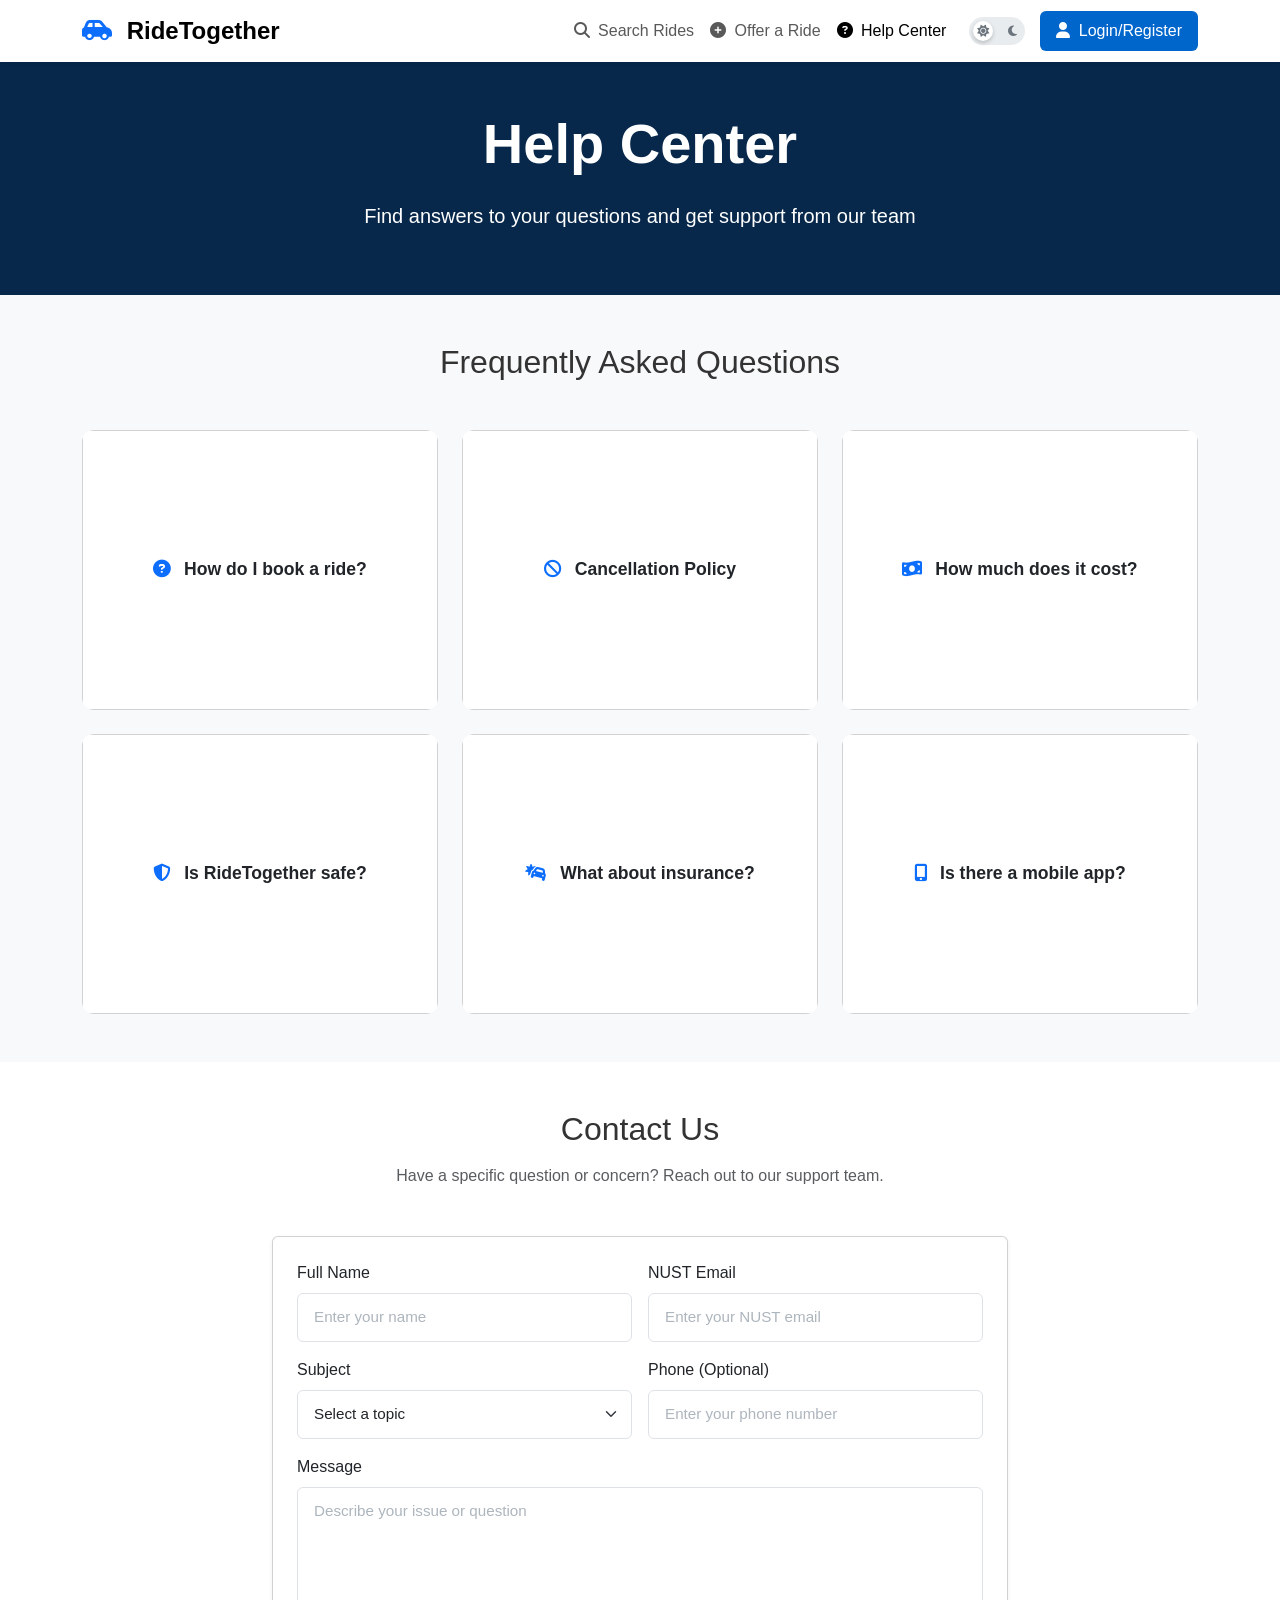
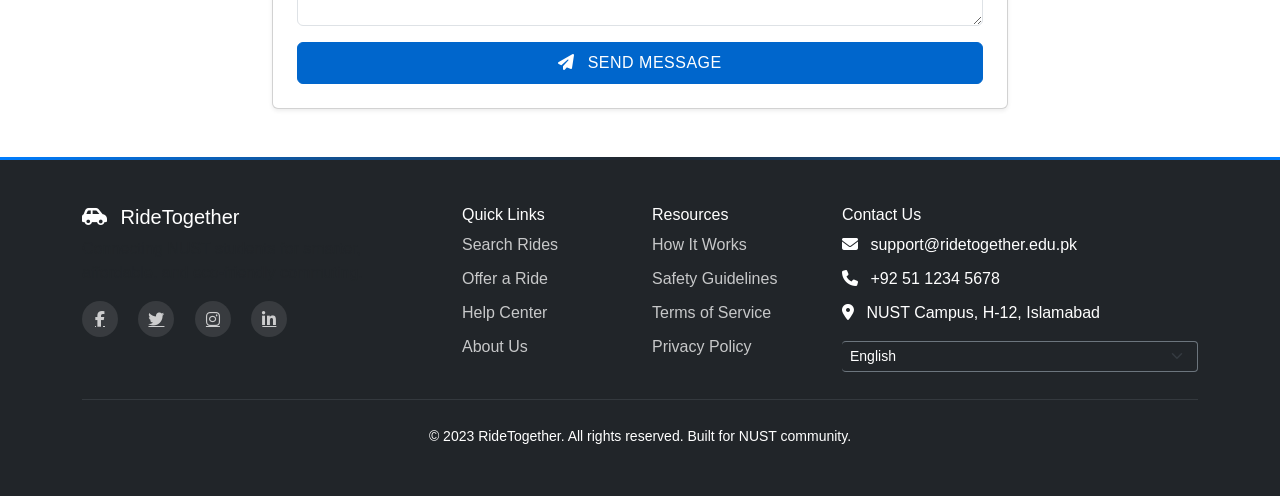
<file: HTML/help_center.html>
<!DOCTYPE html>
<html lang="en">
  <head>
    <meta charset="UTF-8" />
    <meta name="viewport" content="width=device-width, initial-scale=1.0" />
    <title>Help Center - RideTogether</title>
    <!-- Bootstrap CSS -->
    <link
      href="https://cdn.jsdelivr.net/npm/bootstrap@5.3.0-alpha1/dist/css/bootstrap.min.css"
      rel="stylesheet"
    />
    <!-- Font Awesome -->
    <link
      rel="stylesheet"
      href="https://cdnjs.cloudflare.com/ajax/libs/font-awesome/6.4.0/css/all.min.css"
    />
    <!-- Custom CSS -->
    <link rel="stylesheet" href="../CSS/styles.css" />
    <!-- Add AOS library and GSAP for advanced animations -->
    <link href="https://unpkg.com/aos@2.3.1/dist/aos.css" rel="stylesheet" />
    <script src="https://unpkg.com/aos@2.3.1/dist/aos.js"></script>
    <script src="https://cdnjs.cloudflare.com/ajax/libs/gsap/3.11.4/gsap.min.js"></script>
  </head>
  <body>
    <!-- Navigation Bar -->
    <nav
      class="navbar navbar-expand-lg navbar-light bg-white shadow-sm sticky-top fade-in"
    >
      <div class="container">
        <a class="navbar-brand" href="index.html">
          <i class="fas fa-car-side text-primary me-2"></i>
          <strong>RideTogether</strong>
        </a>
        <button
          class="navbar-toggler"
          type="button"
          data-bs-toggle="collapse"
          data-bs-target="#navbarNav"
        >
          <span class="navbar-toggler-icon"></span>
        </button>
        <div class="collapse navbar-collapse" id="navbarNav">
          <ul class="navbar-nav ms-auto">
            <li class="nav-item">
              <a class="nav-link" href="RideSearch.html"
                ><i class="fas fa-search me-1"></i> Search Rides</a
              >
            </li>
            <li class="nav-item">
              <a class="nav-link" href="RidePosting.html"
                ><i class="fas fa-plus-circle me-1"></i> Offer a Ride</a
              >
            </li>
            <li class="nav-item">
              <a class="nav-link active" href="help_center.html"
                ><i class="fas fa-question-circle me-1"></i> Help Center</a
              >
            </li>
            <li class="nav-item">
              <button id="darkModeToggle" class="btn">
                <div class="toggle-icons">
                  <i class="fas fa-sun"></i>
                  <i class="fas fa-moon"></i>
                </div>
              </button>
            </li>
            <li class="nav-item">
              <a
                class="nav-link btn btn-primary text-white px-3"
                href="login.html"
                ><i class="fas fa-user me-1"></i> Login/Register</a
              >
            </li>
          </ul>
        </div>
      </div>
    </nav>

    <!-- Help Center Header -->
    <section class="py-5 text-white hero-section">
      <div class="container">
        <div class="row justify-content-center text-center">
          <div class="col-lg-8">
            <h1 class="display-4 fw-bold mb-4" data-aos="fade-up">
              Help Center
            </h1>
            <p class="lead" data-aos="fade-up" data-aos-delay="200">
              Find answers to your questions and get support from our team
            </p>
          </div>
        </div>
      </div>
    </section>

    <!-- FAQ Section with flip cards -->
    <section class="py-5 bg-light">
      <div class="container">
        <h2 class="text-center mb-5" data-aos="fade-up">
          Frequently Asked Questions
        </h2>

        <div class="row g-4 mb-4">
          <div class="col-lg-4">
            <div class="flip-card" data-aos="flip-left" data-aos-delay="100">
              <div class="flip-card-inner">
                <div class="flip-card-front">
                  <div class="card h-100">
                    <div
                      class="card-body d-flex flex-column align-items-center justify-content-center text-center"
                    >
                      <h5 class="card-title mb-0">
                        <i class="fas fa-question-circle text-primary me-2"></i>
                        How do I book a ride?
                      </h5>
                    </div>
                  </div>
                </div>
                <div class="flip-card-back">
                  <div class="card h-100">
                    <div class="card-body">
                      <h5 class="card-title">Booking Steps</h5>
                      <ol class="text-muted small">
                        <li>Enter your route details and search</li>
                        <li>Browse available rides matching your criteria</li>
                        <li>Select a ride and send a booking request</li>
                        <li>
                          Wait for driver confirmation (usually within 24 hours)
                        </li>
                        <li>
                          Once confirmed, you'll get contact details and meeting
                          point
                        </li>
                      </ol>
                      <a href="#" class="btn btn-sm btn-primary mt-2"
                        >Learn More</a
                      >
                    </div>
                  </div>
                </div>
              </div>
            </div>
          </div>

          <div class="col-lg-4">
            <div class="flip-card" data-aos="flip-left" data-aos-delay="200">
              <div class="flip-card-inner">
                <div class="flip-card-front">
                  <div class="card h-100">
                    <div
                      class="card-body d-flex flex-column align-items-center justify-content-center text-center"
                    >
                      <h5 class="card-title mb-0">
                        <i class="fas fa-ban text-primary me-2"></i>
                        Cancellation Policy
                      </h5>
                    </div>
                  </div>
                </div>
                <div class="flip-card-back">
                  <div class="card h-100">
                    <div class="card-body">
                      <h5 class="card-title">Cancellation Policy</h5>
                      <p class="text-muted">
                        Free cancellations up to 3 hours before departure.
                        Last-minute cancellations may result in a small fee to
                        compensate the driver for lost opportunity.
                      </p>
                      <a href="#" class="btn btn-sm btn-primary mt-2"
                        >Learn More</a
                      >
                    </div>
                  </div>
                </div>
              </div>
            </div>
          </div>

          <div class="col-lg-4">
            <div class="flip-card" data-aos="flip-left" data-aos-delay="300">
              <div class="flip-card-inner">
                <div class="flip-card-front">
                  <div class="card h-100">
                    <div
                      class="card-body d-flex flex-column align-items-center justify-content-center text-center"
                    >
                      <h5 class="card-title mb-0">
                        <i class="fas fa-money-bill-wave text-primary me-2"></i>
                        How much does it cost?
                      </h5>
                    </div>
                  </div>
                </div>
                <div class="flip-card-back">
                  <div class="card h-100">
                    <div class="card-body">
                      <h5 class="card-title">Cost Information</h5>
                      <p class="text-muted">
                        Prices are set by drivers but average 50-75% less than
                        taxis. Most rides within Islamabad/Rawalpindi range from
                        Rs. 200-400 depending on distance.
                      </p>
                      <a href="#" class="btn btn-sm btn-primary mt-2"
                        >Learn More</a
                      >
                    </div>
                  </div>
                </div>
              </div>
            </div>
          </div>
        </div>

        <div class="row g-4">
          <div class="col-lg-4">
            <div class="flip-card" data-aos="flip-left" data-aos-delay="400">
              <div class="flip-card-inner">
                <div class="flip-card-front">
                  <div class="card h-100">
                    <div
                      class="card-body d-flex flex-column align-items-center justify-content-center text-center"
                    >
                      <h5 class="card-title mb-0">
                        <i class="fas fa-shield-alt text-primary me-2"></i> Is
                        RideTogether safe?
                      </h5>
                    </div>
                  </div>
                </div>
                <div class="flip-card-back">
                  <div class="card h-100">
                    <div class="card-body">
                      <h5 class="card-title">Safety Features</h5>
                      <p class="text-muted">
                        Absolutely! All users must verify their NUST student ID.
                        We also have a rating system and emergency support
                        available 24/7 during active rides.
                      </p>
                      <a href="#" class="btn btn-sm btn-primary mt-2"
                        >Learn More</a
                      >
                    </div>
                  </div>
                </div>
              </div>
            </div>
          </div>

          <div class="col-lg-4">
            <div class="flip-card" data-aos="flip-left" data-aos-delay="500">
              <div class="flip-card-inner">
                <div class="flip-card-front">
                  <div class="card h-100">
                    <div
                      class="card-body d-flex flex-column align-items-center justify-content-center text-center"
                    >
                      <h5 class="card-title mb-0">
                        <i class="fas fa-car-crash text-primary me-2"></i> What
                        about insurance?
                      </h5>
                    </div>
                  </div>
                </div>
                <div class="flip-card-back">
                  <div class="card h-100">
                    <div class="card-body">
                      <h5 class="card-title">Insurance Coverage</h5>
                      <p class="text-muted">
                        Drivers must have valid vehicle insurance. For added
                        peace of mind, RideTogether provides complementary ride
                        protection for all verified trips.
                      </p>
                      <a href="#" class="btn btn-sm btn-primary mt-2"
                        >Learn More</a
                      >
                    </div>
                  </div>
                </div>
              </div>
            </div>
          </div>

          <div class="col-lg-4">
            <div class="flip-card" data-aos="flip-left" data-aos-delay="600">
              <div class="flip-card-inner">
                <div class="flip-card-front">
                  <div class="card h-100">
                    <div
                      class="card-body d-flex flex-column align-items-center justify-content-center text-center"
                    >
                      <h5 class="card-title mb-0">
                        <i class="fas fa-mobile-alt text-primary me-2"></i> Is
                        there a mobile app?
                      </h5>
                    </div>
                  </div>
                </div>
                <div class="flip-card-back">
                  <div class="card h-100">
                    <div class="card-body">
                      <h5 class="card-title">Mobile App Availability</h5>
                      <p class="text-muted">
                        Yes! Our mobile app is available for both iOS and
                        Android. Download it for real-time ride tracking,
                        instant notifications, and quick booking.
                      </p>
                      <a href="#" class="btn btn-sm btn-primary mt-2"
                        >Learn More</a
                      >
                    </div>
                  </div>
                </div>
              </div>
            </div>
          </div>
        </div>
      </div>
    </section>

    <!-- Contact Form Section -->
    <section class="py-5 bg-white">
      <div class="container">
        <div class="row justify-content-center">
          <div class="col-lg-8">
            <div class="text-center mb-5">
              <h2 class="mb-3" data-aos="fade-up">Contact Us</h2>
              <p class="text-muted" data-aos="fade-up" data-aos-delay="100">
                Have a specific question or concern? Reach out to our support
                team.
              </p>
            </div>

            <div class="card shadow-sm" data-aos="fade-up" data-aos-delay="200">
              <div class="card-body p-4">
                <form id="contactForm">
                  <div class="row g-3">
                    <div class="col-md-6">
                      <label class="form-label">Full Name</label>
                      <input
                        type="text"
                        class="form-control"
                        id="fullName"
                        required
                        placeholder="Enter your name"
                      />
                      <div class="invalid-feedback">
                        Please enter your full name.
                      </div>
                    </div>
                    <div class="col-md-6">
                      <label class="form-label">NUST Email</label>
                      <input
                        type="email"
                        class="form-control"
                        id="email"
                        required
                        placeholder="Enter your NUST email"
                      />
                      <div class="invalid-feedback">
                        Please enter a valid NUST email address.
                      </div>
                    </div>
                    <div class="col-md-6">
                      <label class="form-label">Subject</label>
                      <select class="form-select" id="subject" required>
                        <option value="">Select a topic</option>
                        <option>Booking Issue</option>
                        <option>Account Problem</option>
                        <option>Payment Query</option>
                        <option>Safety Concern</option>
                        <option>Other</option>
                      </select>
                      <div class="invalid-feedback">
                        Please select a subject.
                      </div>
                    </div>
                    <div class="col-md-6">
                      <label class="form-label">Phone (Optional)</label>
                      <input
                        type="tel"
                        class="form-control"
                        id="phone"
                        placeholder="Enter your phone number"
                      />
                    </div>
                    <div class="col-12">
                      <label class="form-label">Message</label>
                      <textarea
                        class="form-control"
                        id="message"
                        rows="5"
                        required
                        placeholder="Describe your issue or question"
                      ></textarea>
                      <div class="invalid-feedback">
                        Please enter your message.
                      </div>
                    </div>
                    <div class="col-12">
                      <button type="submit" class="btn btn-primary w-100 py-2">
                        <i class="fas fa-paper-plane me-2"></i> Send Message
                      </button>
                    </div>
                  </div>
                </form>
              </div>
            </div>
          </div>
        </div>
      </div>
    </section>

    <!-- Animated Footer -->
    <footer class="py-5 bg-dark text-white footer-animated">
      <div class="container">
        <div class="row g-4">
          <div class="col-lg-4">
            <h5><i class="fas fa-car-side me-2"></i> RideTogether</h5>
            <p class="text-muted">
              Connecting NUST students for smarter, affordable, and eco-friendly
              commuting.
            </p>
            <div class="social-links mt-3">
              <a href="#" class="text-white me-3"
                ><i class="fab fa-facebook-f"></i
              ></a>
              <a href="#" class="text-white me-3"
                ><i class="fab fa-twitter"></i
              ></a>
              <a href="#" class="text-white me-3"
                ><i class="fab fa-instagram"></i
              ></a>
              <a href="#" class="text-white"
                ><i class="fab fa-linkedin-in"></i
              ></a>
            </div>
          </div>

          <div class="col-lg-2 col-md-4 col-6">
            <h6>Quick Links</h6>
            <ul class="list-unstyled footer-links">
              <li>
                <a href="RideSearch.html" class="text-white">Search Rides</a>
              </li>
              <li>
                <a href="RidePosting.html" class="text-white">Offer a Ride</a>
              </li>
              <li>
                <a href="help_center.html" class="text-white">Help Center</a>
              </li>
              <li><a href="#" class="text-white">About Us</a></li>
            </ul>
          </div>

          <div class="col-lg-2 col-md-4 col-6">
            <h6>Resources</h6>
            <ul class="list-unstyled footer-links">
              <li><a href="#" class="text-white">How It Works</a></li>
              <li><a href="#" class="text-white">Safety Guidelines</a></li>
              <li><a href="#" class="text-white">Terms of Service</a></li>
              <li><a href="#" class="text-white">Privacy Policy</a></li>
            </ul>
          </div>

          <div class="col-lg-4 col-md-4">
            <h6>Contact Us</h6>
            <ul class="list-unstyled footer-links">
              <li class="text-white">
                <i class="fas fa-envelope me-2"></i> support@ridetogether.edu.pk
              </li>
              <li class="text-white">
                <i class="fas fa-phone me-2"></i> +92 51 1234 5678
              </li>
              <li class="text-white">
                <i class="fas fa-map-marker-alt me-2"></i> NUST Campus, H-12,
                Islamabad
              </li>
            </ul>
            <div class="mt-3">
              <select
                class="form-select form-select-sm bg-dark text-white border-secondary"
              >
                <option selected>English</option>
                <option>Urdu</option>
              </select>
            </div>
          </div>
        </div>

        <hr class="my-4 border-secondary" />

        <div class="text-center text-white">
          <small
            >&copy; 2023 RideTogether. All rights reserved. Built for NUST
            community.</small
          >
        </div>
      </div>
    </footer>

    <!-- Scroll to Top Button -->
    <div id="scrollTopBtn"></div>

    <!-- Bootstrap JS -->
    <script src="https://cdn.jsdelivr.net/npm/bootstrap@5.3.0-alpha1/dist/js/bootstrap.bundle.min.js"></script>
    <!-- Custom JS -->
    <script src="../scripts/script.js"></script>
    <!-- Scroll to Top Component -->
    <script src="../scripts/scrollToTop.js"></script>

    <!-- Form Validation Script -->
    <script>
      document.addEventListener("DOMContentLoaded", function () {
        const contactForm = document.getElementById("contactForm");
        const fullName = document.getElementById("fullName");
        const email = document.getElementById("email");
        const subject = document.getElementById("subject");
        const message = document.getElementById("message");

        // Function to validate NUST email
        function isValidNUSTEmail(email) {
          // Check if it's a valid email and ends with edu.pk
          const emailRegex = /^[^\s@]+@[^\s@]+\.[^\s@]+$/;
          return (
            emailRegex.test(email) &&
            (email.endsWith("nust.edu.pk") || email.endsWith("edu.pk"))
          );
        }

        // Form submission handler
        contactForm.addEventListener("submit", function (event) {
          event.preventDefault();

          let isValid = true;

          // Validate name
          if (!fullName.value.trim()) {
            fullName.classList.add("is-invalid");
            isValid = false;
          } else {
            fullName.classList.remove("is-invalid");
            fullName.classList.add("is-valid");
          }

          // Validate email
          if (!email.value.trim() || !isValidNUSTEmail(email.value.trim())) {
            email.classList.add("is-invalid");
            isValid = false;
          } else {
            email.classList.remove("is-invalid");
            email.classList.add("is-valid");
          }

          // Validate subject
          if (!subject.value) {
            subject.classList.add("is-invalid");
            isValid = false;
          } else {
            subject.classList.remove("is-invalid");
            subject.classList.add("is-valid");
          }

          // Validate message
          if (!message.value.trim()) {
            message.classList.add("is-invalid");
            isValid = false;
          } else {
            message.classList.remove("is-invalid");
            message.classList.add("is-valid");
          }

          // If form is valid, submit it
          if (isValid) {
            // Here you would normally submit the form data to a server
            alert("Thank you for your message! We will get back to you soon.");
            contactForm.reset();

            // Remove validation classes
            document.querySelectorAll(".is-valid").forEach((input) => {
              input.classList.remove("is-valid");
            });
          }
        });

        // Real-time validation as user types
        const formFields = [fullName, email, subject, message];

        formFields.forEach((field) => {
          field.addEventListener("input", function () {
            if (field.value.trim()) {
              field.classList.remove("is-invalid");

              // Special validation for email
              if (field === email && !isValidNUSTEmail(email.value.trim())) {
                email.classList.add("is-invalid");
              }
            }
          });
        });
      });
    </script>
  </body>
</html>
</file>
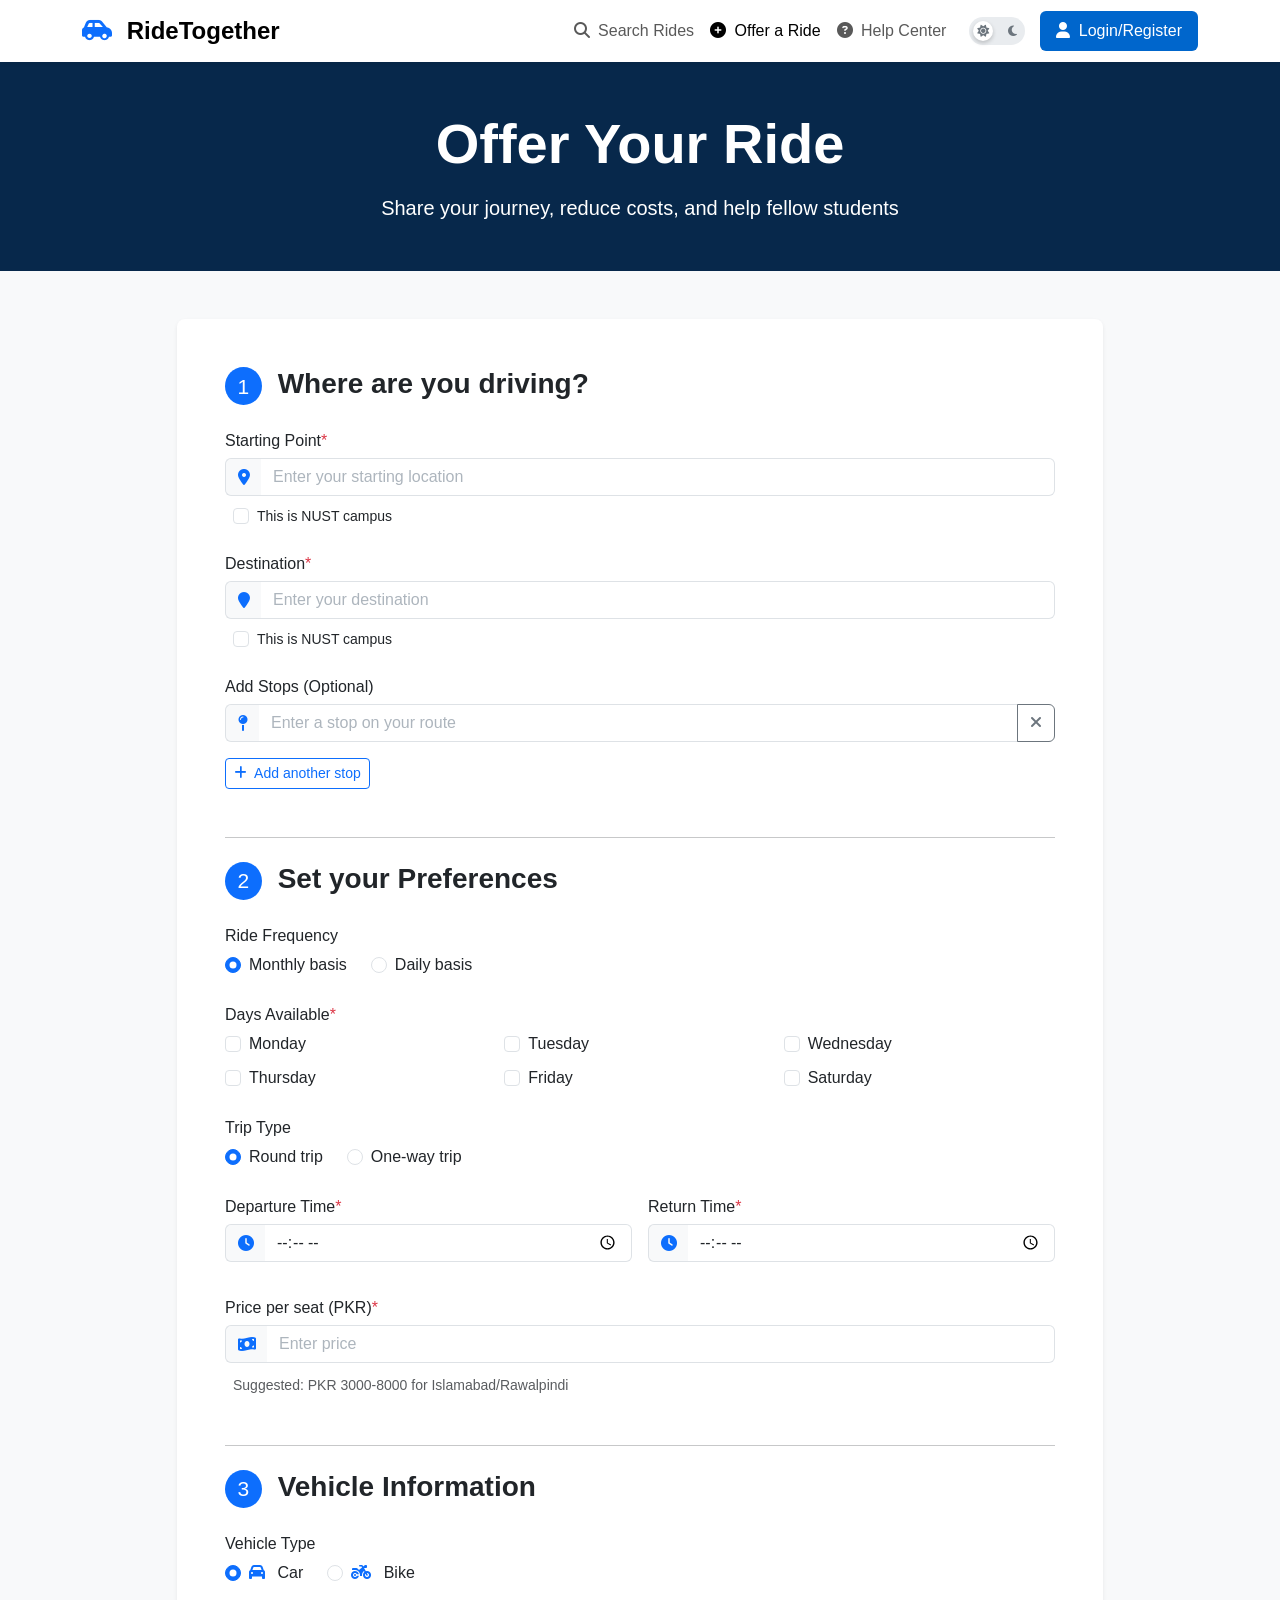
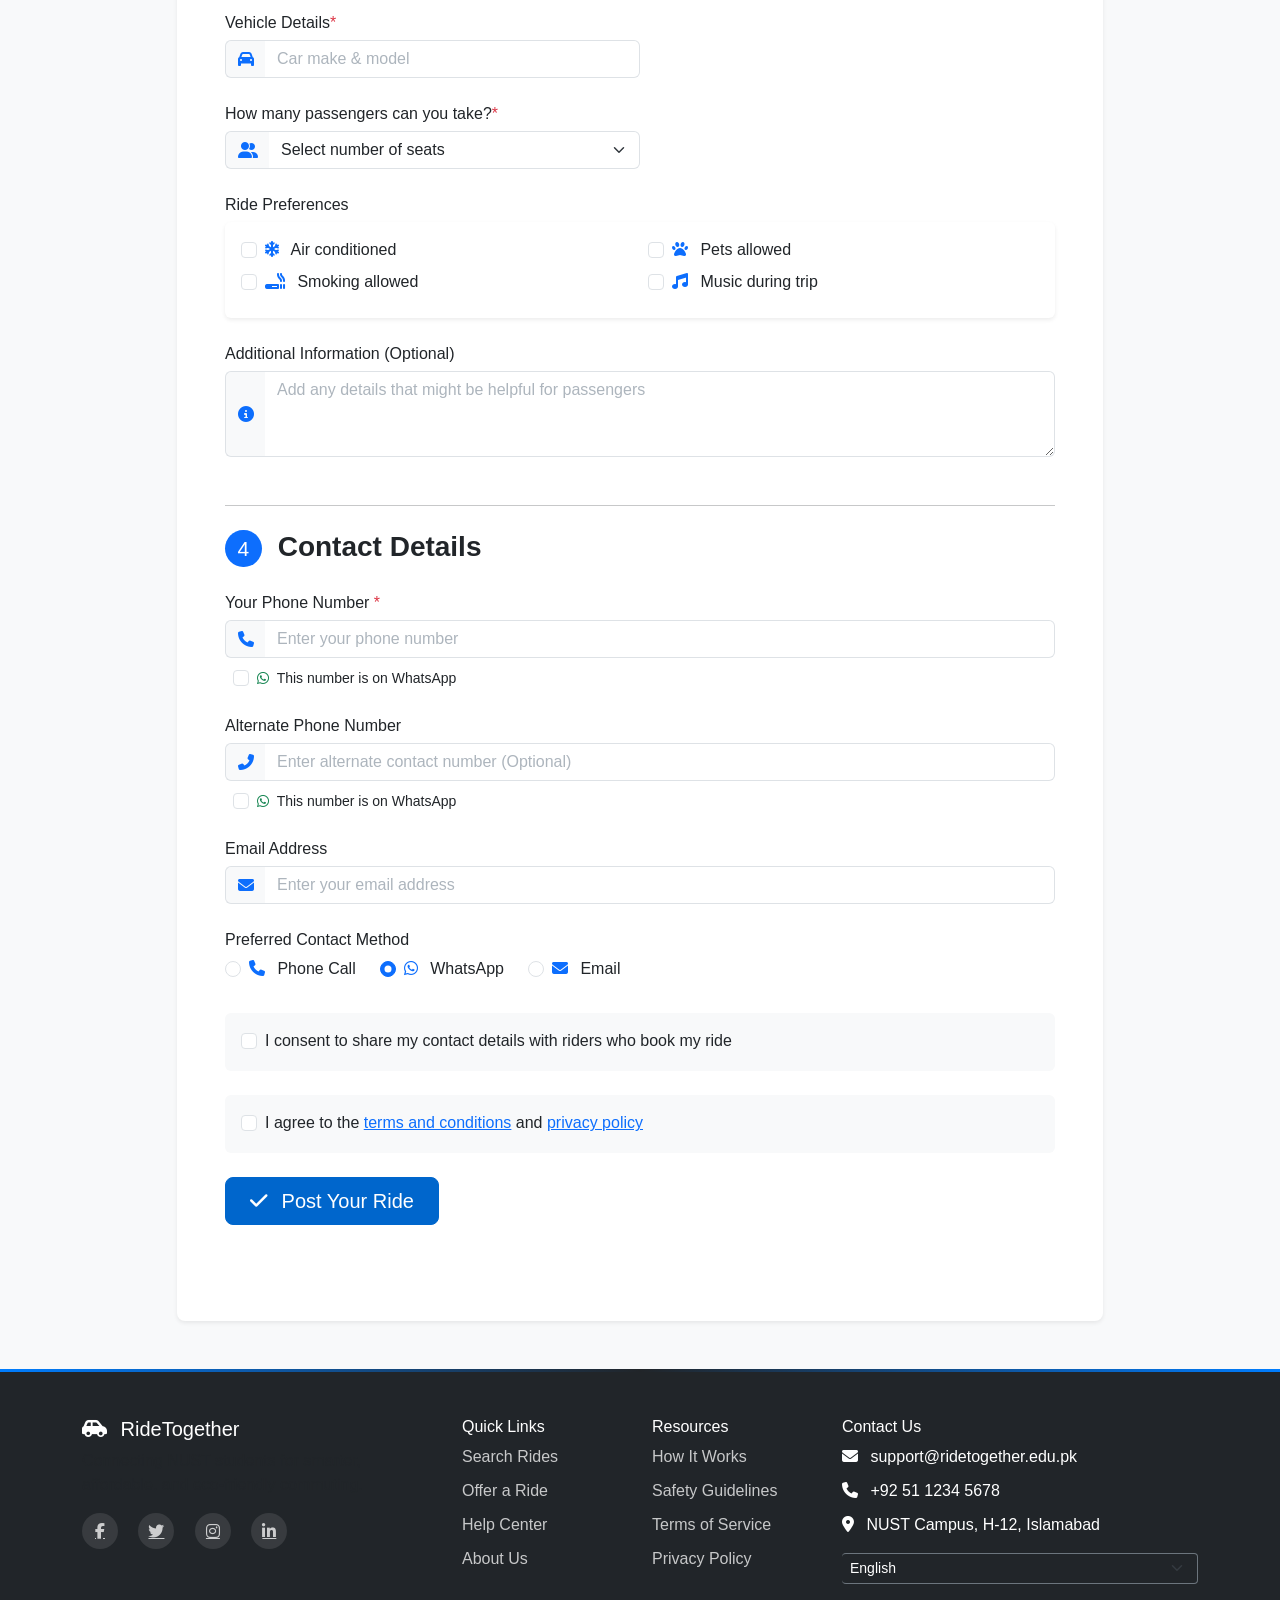
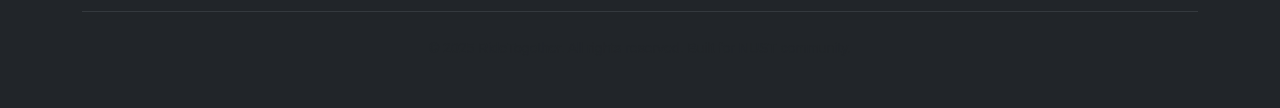
<file: HTML/RidePosting.html>
<!DOCTYPE html>
<html lang="en">
  <head>
    <meta charset="UTF-8" />
    <meta name="viewport" content="width=device-width, initial-scale=1.0" />
    <title>RideTogether - Post Your Ride</title>
    <!-- Bootstrap CSS -->
    <link
      href="https://cdn.jsdelivr.net/npm/bootstrap@5.3.0-alpha1/dist/css/bootstrap.min.css"
      rel="stylesheet"
    />
    <!-- Font Awesome -->
    <link
      rel="stylesheet"
      href="https://cdnjs.cloudflare.com/ajax/libs/font-awesome/6.4.0/css/all.min.css"
    />
    <!-- Custom CSS -->
    <link rel="stylesheet" href="../CSS/styles.css" />
  </head>
  <body>
    <!-- Navigation Bar -->
    <nav
      class="navbar navbar-expand-lg navbar-light bg-white shadow-sm sticky-top"
    >
      <div class="container">
        <a class="navbar-brand" href="index.html">
          <i class="fas fa-car-side text-primary me-2"></i>
          <strong>RideTogether</strong>
        </a>
        <button
          class="navbar-toggler"
          type="button"
          data-bs-toggle="collapse"
          data-bs-target="#navbarNav"
        >
          <span class="navbar-toggler-icon"></span>
        </button>
        <div class="collapse navbar-collapse" id="navbarNav">
          <ul class="navbar-nav ms-auto align-items-center">
            <li class="nav-item">
              <a class="nav-link" href="RideSearch.html"
                ><i class="fas fa-search me-1"></i> Search Rides</a
              >
            </li>
            <li class="nav-item">
              <a class="nav-link active" href="#"
                ><i class="fas fa-plus-circle me-1"></i> Offer a Ride</a
              >
            </li>
            <li class="nav-item">
              <a class="nav-link" href="help_center.html"
                ><i class="fas fa-question-circle me-1"></i> Help Center</a
              >
            </li>
            <li class="nav-item">
              <button id="darkModeToggle" class="btn">
                <div class="toggle-icons">
                  <i class="fas fa-sun"></i>
                  <i class="fas fa-moon"></i>
                </div>
              </button>
            </li>
            <li class="nav-item">
              <a
                class="nav-link btn btn-primary text-white px-3"
                href="login.html"
                ><i class="fas fa-user me-1"></i> Login/Register</a
              >
            </li>
          </ul>
        </div>
      </div>
    </nav>

    <!-- Page Header -->
    <header class="hero-section py-5">
      <div class="container">
        <div class="row">
          <div class="col-lg-8 mx-auto text-center">
            <h1 class="display-4 fw-bold text-white mb-3">Offer Your Ride</h1>
            <p class="lead text-white mb-0">
              Share your journey, reduce costs, and help fellow students
            </p>
          </div>
        </div>
      </div>
    </header>

    <!-- Main Content Section -->
    <section class="py-5 bg-light">
      <div class="container">
        <div class="row">
          <div class="col-lg-10 mx-auto">
            <!-- Form Container -->
            <div class="card shadow-sm border-0 rounded-3">
              <div class="card-body p-4 p-md-5">
                <!-- Form Sections -->
                <form id="ridePostingForm" method="post" action="#">
                  <!-- Section 1: Route Details -->
                  <div class="mb-5">
                    <h3 class="mb-4 fw-bold">
                      <span class="badge bg-primary rounded-circle me-2"
                        >1</span
                      >
                      Where are you driving?
                    </h3>

                    <div class="mb-4">
                      <label class="form-label"
                        >Starting Point<span class="text-danger">*</span></label
                      >
                      <div class="input-group mb-2">
                        <span class="input-group-text bg-light">
                          <i class="fas fa-map-marker-alt text-primary"></i>
                        </span>
                        <input
                          type="text"
                          class="form-control"
                          placeholder="Enter your starting location"
                          required
                        />
                      </div>
                      <div class="form-check ms-2">
                        <input
                          class="form-check-input"
                          type="checkbox"
                          id="isNustStart"
                          name="nustCampus"
                          value="start"
                        />
                        <label class="form-check-label small" for="isNustStart"
                          >This is NUST campus</label
                        >
                      </div>
                    </div>

                    <div class="mb-4">
                      <label class="form-label"
                        >Destination<span class="text-danger">*</span></label
                      >
                      <div class="input-group mb-2">
                        <span class="input-group-text bg-light">
                          <i class="fas fa-map-marker text-primary"></i>
                        </span>
                        <input
                          type="text"
                          class="form-control"
                          placeholder="Enter your destination"
                          required
                        />
                      </div>
                      <div class="form-check ms-2">
                        <input
                          class="form-check-input"
                          type="checkbox"
                          id="isNustDest"
                          name="nustCampus"
                          value="dest"
                        />
                        <label class="form-check-label small" for="isNustDest"
                          >This is NUST campus</label
                        >
                      </div>
                    </div>

                    <div class="mb-4">
                      <label class="form-label">Add Stops (Optional)</label>
                      <div id="stopsContainer">
                        <div class="input-group mb-2">
                          <span class="input-group-text bg-light">
                            <i class="fas fa-map-pin text-primary"></i>
                          </span>
                          <input
                            type="text"
                            class="form-control"
                            placeholder="Enter a stop on your route"
                          />
                          <button
                            type="button"
                            class="btn btn-outline-secondary"
                          >
                            <i class="fas fa-times"></i>
                          </button>
                        </div>
                      </div>
                      <button
                        type="button"
                        class="btn btn-outline-primary btn-sm mt-2"
                        id="addStopBtn"
                      >
                        <i class="fas fa-plus me-1"></i> Add another stop
                      </button>
                    </div>
                  </div>

                  <hr class="my-4" />

                  <!-- Section 2: Preferences -->
                  <div class="mb-5">
                    <h3 class="mb-4 fw-bold">
                      <span class="badge bg-primary rounded-circle me-2"
                        >2</span
                      >
                      Set your Preferences
                    </h3>

                    <!-- Ride Frequency Options -->
                    <div class="mb-4">
                      <label class="form-label">Ride Frequency</label>
                      <div class="d-flex">
                        <div class="form-check me-4">
                          <input
                            class="form-check-input"
                            type="radio"
                            name="rideFrequency"
                            id="monthlyBasis"
                            value="monthly"
                            checked
                          />
                          <label class="form-check-label" for="monthlyBasis"
                            >Monthly basis</label
                          >
                        </div>
                        <div class="form-check">
                          <input
                            class="form-check-input"
                            type="radio"
                            name="rideFrequency"
                            id="dailyBasis"
                            value="daily"
                          />
                          <label class="form-check-label" for="dailyBasis"
                            >Daily basis</label
                          >
                        </div>
                      </div>
                    </div>

                    <!-- Trip Details Section -->
                    <div id="tripDetailsSection">
                      <!-- Days available -->
                      <div class="mb-4">
                        <label class="form-label"
                          >Days Available<span class="text-danger"
                            >*</span
                          ></label
                        >
                        <div class="row g-2">
                          <!-- Weekdays -->
                          <div class="col-md-4 col-6">
                            <div class="form-check">
                              <input
                                class="form-check-input"
                                type="checkbox"
                                id="monday"
                                name="days[]"
                                value="monday"
                              />
                              <label class="form-check-label" for="monday"
                                >Monday</label
                              >
                            </div>
                          </div>
                          <div class="col-md-4 col-6">
                            <div class="form-check">
                              <input
                                class="form-check-input"
                                type="checkbox"
                                id="tuesday"
                                name="days[]"
                                value="tuesday"
                              />
                              <label class="form-check-label" for="tuesday"
                                >Tuesday</label
                              >
                            </div>
                          </div>
                          <div class="col-md-4 col-6">
                            <div class="form-check">
                              <input
                                class="form-check-input"
                                type="checkbox"
                                id="wednesday"
                                name="days[]"
                                value="wednesday"
                              />
                              <label class="form-check-label" for="wednesday"
                                >Wednesday</label
                              >
                            </div>
                          </div>
                          <div class="col-md-4 col-6">
                            <div class="form-check">
                              <input
                                class="form-check-input"
                                type="checkbox"
                                id="thursday"
                                name="days[]"
                                value="thursday"
                              />
                              <label class="form-check-label" for="thursday"
                                >Thursday</label
                              >
                            </div>
                          </div>
                          <div class="col-md-4 col-6">
                            <div class="form-check">
                              <input
                                class="form-check-input"
                                type="checkbox"
                                id="friday"
                                name="days[]"
                                value="friday"
                              />
                              <label class="form-check-label" for="friday"
                                >Friday</label
                              >
                            </div>
                          </div>
                          <div class="col-md-4 col-6">
                            <div class="form-check">
                              <input
                                class="form-check-input"
                                type="checkbox"
                                id="saturday"
                                name="days[]"
                                value="saturday"
                              />
                              <label class="form-check-label" for="saturday"
                                >Saturday</label
                              >
                            </div>
                          </div>
                        </div>
                      </div>

                      <!-- Trip Type (only for daily basis) -->
                      <div class="mb-4" id="tripTypeSection">
                        <label class="form-label">Trip Type</label>
                        <div class="d-flex">
                          <div class="form-check me-4">
                            <input
                              class="form-check-input"
                              type="radio"
                              name="tripType"
                              id="roundTrip"
                              value="round-trip"
                              checked
                            />
                            <label class="form-check-label" for="roundTrip"
                              >Round trip</label
                            >
                          </div>
                          <div class="form-check">
                            <input
                              class="form-check-input"
                              type="radio"
                              name="tripType"
                              id="oneWay"
                              value="one-way"
                            />
                            <label class="form-check-label" for="oneWay"
                              >One-way trip</label
                            >
                          </div>
                        </div>
                      </div>

                      <!-- Times Section -->
                      <div class="row g-3 mb-4">
                        <div class="col-md-6">
                          <label class="form-label"
                            >Departure Time<span class="text-danger"
                              >*</span
                            ></label
                          >
                          <div class="input-group">
                            <span class="input-group-text bg-light">
                              <i class="fas fa-clock text-primary"></i>
                            </span>
                            <input
                              type="time"
                              class="form-control"
                              name="departureTime"
                              required
                            />
                          </div>
                        </div>

                        <div class="col-md-6" id="returnTimeSection">
                          <label class="form-label"
                            >Return Time<span class="text-danger"
                              >*</span
                            ></label
                          >
                          <div class="input-group">
                            <span class="input-group-text bg-light">
                              <i class="fas fa-clock text-primary"></i>
                            </span>
                            <input
                              type="time"
                              class="form-control"
                              name="returnTime"
                              required
                            />
                          </div>
                        </div>
                      </div>

                      <!-- Price Section -->
                      <div class="mb-4">
                        <label class="form-label" id="priceLabel"
                          >Price per seat (PKR)<span class="text-danger"
                            >*</span
                          ></label
                        >
                        <div class="input-group">
                          <span class="input-group-text bg-light">
                            <i class="fas fa-money-bill-wave text-primary"></i>
                          </span>
                          <input
                            type="number"
                            class="form-control"
                            name="price"
                            placeholder="Enter price"
                            min="0"
                            required
                          />
                        </div>
                        <small class="text-muted ms-2" id="priceSuggestion"
                          >Suggested: PKR 3000-8000 for
                          Islamabad/Rawalpindi</small
                        >
                      </div>
                    </div>
                  </div>

                  <hr class="my-4" />

                  <!-- Section 3: Vehicle Information -->
                  <div class="mb-5">
                    <h3 class="mb-4 fw-bold">
                      <span class="badge bg-primary rounded-circle me-2"
                        >3</span
                      >
                      Vehicle Information
                    </h3>

                    <!-- Vehicle Type Selection -->
                    <div class="mb-4">
                      <label class="form-label">Vehicle Type</label>
                      <div class="d-flex">
                        <div class="form-check me-4">
                          <input
                            class="form-check-input"
                            type="radio"
                            name="vehicleType"
                            id="carType"
                            checked
                          />
                          <label class="form-check-label" for="carType">
                            <i class="fas fa-car me-2 text-primary"></i> Car
                          </label>
                        </div>
                        <div class="form-check">
                          <input
                            class="form-check-input"
                            type="radio"
                            name="vehicleType"
                            id="bikeType"
                          />
                          <label class="form-check-label" for="bikeType">
                            <i class="fas fa-motorcycle me-2 text-primary"></i>
                            Bike
                          </label>
                        </div>
                      </div>
                    </div>

                    <!-- Car Details (default shown) -->
                    <div id="carDetailsSection" class="mb-4">
                      <label class="form-label"
                        >Vehicle Details<span class="text-danger"
                          >*</span
                        ></label
                      >
                      <div class="col-md-6">
                        <div class="input-group">
                          <span class="input-group-text bg-light">
                            <i class="fas fa-car text-primary"></i>
                          </span>
                          <input
                            type="text"
                            class="form-control"
                            placeholder="Car make & model"
                            required
                          />
                        </div>
                      </div>
                    </div>

                    <!-- Passengers section (only for cars) -->
                    <div id="passengersSection" class="mb-4">
                      <label class="form-label"
                        >How many passengers can you take?<span
                          class="text-danger"
                          >*</span
                        ></label
                      >
                      <div class="col-md-6">
                        <div class="input-group">
                          <span class="input-group-text bg-light">
                            <i class="fas fa-user-friends text-primary"></i>
                          </span>
                          <select class="form-select" required>
                            <option value="" selected disabled>
                              Select number of seats
                            </option>
                            <option value="1">1 passenger</option>
                            <option value="2">2 passengers</option>
                            <option value="3">3 passengers</option>
                            <option value="4">4 passengers</option>
                            <option value="5">5 passengers</option>
                            <option value="6">6+ passengers</option>
                          </select>
                        </div>
                      </div>
                    </div>

                    <!-- Bike Details (hidden by default) -->
                    <div id="bikeDetailsSection" class="mb-4 d-none">
                      <label class="form-label"
                        >Vehicle Details<span class="text-danger"
                          >*</span
                        ></label
                      >
                      <div class="row g-3">
                        <div class="col-md-6">
                          <div class="input-group">
                            <span class="input-group-text bg-light">
                              <i class="fas fa-motorcycle text-primary"></i>
                            </span>
                            <input
                              type="text"
                              class="form-control"
                              placeholder="Bike make & model"
                            />
                          </div>
                        </div>
                      </div>
                      <!-- Note: No passenger selection for bikes as only 1 passenger is allowed -->
                      <div class="mt-2 text-muted">
                        <small
                          ><i class="fas fa-info-circle me-1"></i> Bikes can
                          take only 1 passenger</small
                        >
                      </div>
                    </div>

                    <!-- Car Preferences -->
                    <div id="carPreferencesSection" class="mb-4">
                      <label class="form-label">Ride Preferences</label>
                      <div class="card border-0 shadow-sm">
                        <div class="card-body">
                          <div class="row g-3">
                            <div class="col-md-6">
                              <div class="form-check mb-2">
                                <input
                                  class="form-check-input"
                                  type="checkbox"
                                  id="airConditioned"
                                />
                                <label
                                  class="form-check-label"
                                  for="airConditioned"
                                >
                                  <i
                                    class="fas fa-snowflake me-2 text-primary"
                                  ></i>
                                  Air conditioned
                                </label>
                              </div>
                              <div class="form-check mb-2">
                                <input
                                  class="form-check-input"
                                  type="checkbox"
                                  id="smokingAllowed"
                                />
                                <label
                                  class="form-check-label"
                                  for="smokingAllowed"
                                >
                                  <i
                                    class="fas fa-smoking me-2 text-primary"
                                  ></i>
                                  Smoking allowed
                                </label>
                              </div>
                            </div>
                            <div class="col-md-6">
                              <div class="form-check mb-2">
                                <input
                                  class="form-check-input"
                                  type="checkbox"
                                  id="petsAllowed"
                                />
                                <label
                                  class="form-check-label"
                                  for="petsAllowed"
                                >
                                  <i class="fas fa-paw me-2 text-primary"></i>
                                  Pets allowed
                                </label>
                              </div>
                              <div class="form-check mb-2">
                                <input
                                  class="form-check-input"
                                  type="checkbox"
                                  id="musicAllowed"
                                />
                                <label
                                  class="form-check-label"
                                  for="musicAllowed"
                                >
                                  <i class="fas fa-music me-2 text-primary"></i>
                                  Music during trip
                                </label>
                              </div>
                            </div>
                          </div>
                        </div>
                      </div>
                    </div>

                    <!-- Bike Preferences -->
                    <div id="bikePreferencesSection" class="mb-4 d-none">
                      <label class="form-label">Ride Preferences</label>
                      <div class="card border-0 shadow-sm">
                        <div class="card-body">
                          <div class="row g-3">
                            <div class="col-md-6">
                              <div class="form-check mb-2">
                                <input
                                  class="form-check-input"
                                  type="checkbox"
                                  id="helmetProvided"
                                />
                                <label
                                  class="form-check-label"
                                  for="helmetProvided"
                                >
                                  <i
                                    class="fas fa-hard-hat me-2 text-primary"
                                  ></i>
                                  Helmet provided
                                </label>
                              </div>
                            </div>
                            <div class="col-md-6">
                              <div class="form-check mb-2">
                                <input
                                  class="form-check-input"
                                  type="checkbox"
                                  id="rainGearAvailable"
                                />
                                <label
                                  class="form-check-label"
                                  for="rainGearAvailable"
                                >
                                  <i
                                    class="fas fa-cloud-rain me-2 text-primary"
                                  ></i>
                                  Rain gear available
                                </label>
                              </div>
                            </div>
                          </div>
                        </div>
                      </div>
                    </div>

                    <div class="mb-4">
                      <label class="form-label"
                        >Additional Information (Optional)</label
                      >
                      <div class="input-group">
                        <span class="input-group-text bg-light">
                          <i class="fas fa-info-circle text-primary"></i>
                        </span>
                        <textarea
                          class="form-control"
                          rows="3"
                          placeholder="Add any details that might be helpful for passengers"
                        ></textarea>
                      </div>
                    </div>
                  </div>

                  <hr class="my-4" />

                  <!-- Section 4: Contact Details -->
                  <div class="mb-5">
                    <h3 class="mb-4 fw-bold">
                      <span class="badge bg-primary rounded-circle me-2"
                        >4</span
                      >
                      Contact Details
                    </h3>

                    <div class="mb-4">
                      <label class="form-label"
                        >Your Phone Number
                        <span class="text-danger">*</span></label
                      >
                      <div class="input-group mb-2">
                        <span class="input-group-text bg-light">
                          <i class="fas fa-phone text-primary"></i>
                        </span>
                        <input
                          type="tel"
                          class="form-control"
                          placeholder="Enter your phone number"
                          required
                        />
                      </div>
                      <div class="form-check ms-2">
                        <input
                          class="form-check-input"
                          type="checkbox"
                          id="primaryWhatsapp"
                        />
                        <label
                          class="form-check-label small"
                          for="primaryWhatsapp"
                        >
                          <i class="fab fa-whatsapp text-success me-1"></i>
                          This number is on WhatsApp
                        </label>
                      </div>
                    </div>

                    <div class="mb-4">
                      <label class="form-label">Alternate Phone Number</label>
                      <div class="input-group mb-2">
                        <span class="input-group-text bg-light">
                          <i class="fas fa-phone-alt text-primary"></i>
                        </span>
                        <input
                          type="tel"
                          class="form-control"
                          placeholder="Enter alternate contact number (Optional)"
                        />
                      </div>
                      <div class="form-check ms-2">
                        <input
                          class="form-check-input"
                          type="checkbox"
                          id="alternateWhatsapp"
                        />
                        <label
                          class="form-check-label small"
                          for="alternateWhatsapp"
                        >
                          <i class="fab fa-whatsapp text-success me-1"></i>
                          This number is on WhatsApp
                        </label>
                      </div>
                    </div>

                    <div class="mb-4">
                      <label class="form-label">Email Address</label>
                      <div class="input-group">
                        <span class="input-group-text bg-light">
                          <i class="fas fa-envelope text-primary"></i>
                        </span>
                        <input
                          type="email"
                          class="form-control"
                          placeholder="Enter your email address"
                        />
                      </div>
                    </div>

                    <div class="mb-4">
                      <label class="form-label">Preferred Contact Method</label>
                      <div class="d-flex flex-wrap">
                        <div class="form-check me-4 mb-2">
                          <input
                            class="form-check-input"
                            type="radio"
                            name="contactPreference"
                            id="preferPhone"
                          />
                          <label class="form-check-label" for="preferPhone">
                            <i class="fas fa-phone me-2 text-primary"></i> Phone
                            Call
                          </label>
                        </div>
                        <div class="form-check me-4 mb-2">
                          <input
                            class="form-check-input"
                            type="radio"
                            name="contactPreference"
                            id="preferWhatsapp"
                            checked
                          />
                          <label class="form-check-label" for="preferWhatsapp">
                            <i class="fab fa-whatsapp me-2 text-primary"></i>
                            WhatsApp
                          </label>
                        </div>
                        <div class="form-check mb-2">
                          <input
                            class="form-check-input"
                            type="radio"
                            name="contactPreference"
                            id="preferEmail"
                          />
                          <label class="form-check-label" for="preferEmail">
                            <i class="fas fa-envelope me-2 text-primary"></i>
                            Email
                          </label>
                        </div>
                      </div>
                    </div>

                    <div class="mb-4">
                      <div class="card bg-light border-0">
                        <div class="card-body">
                          <div class="form-check">
                            <input
                              class="form-check-input"
                              type="checkbox"
                              id="shareContactConsent"
                              required
                            />
                            <label
                              class="form-check-label"
                              for="shareContactConsent"
                            >
                              I consent to share my contact details with riders
                              who book my ride
                            </label>
                          </div>
                        </div>
                      </div>
                    </div>

                    <div class="mb-4">
                      <div class="card bg-light border-0">
                        <div class="card-body">
                          <div class="form-check">
                            <input
                              class="form-check-input"
                              type="checkbox"
                              id="termsAgreed"
                              required
                            />
                            <label class="form-check-label" for="termsAgreed">
                              I agree to the
                              <a href="#" class="link-primary"
                                >terms and conditions</a
                              >
                              and
                              <a href="#" class="link-primary"
                                >privacy policy</a
                              >
                            </label>
                          </div>
                        </div>
                      </div>
                    </div>

                    <div class="d-flex justify-content-between">
                      <button
                        type="submit"
                        class="btn btn-primary btn-lg px-4"
                        onclick=""
                      >
                        <i class="fas fa-check me-2"></i> Post Your Ride
                      </button>
                    </div>
                  </div>
                </form>
              </div>
            </div>
          </div>
        </div>
      </div>
    </section>

    <!-- Animated Footer -->
    <footer class="py-5 bg-dark text-white footer-animated">
      <div class="container">
        <div class="row g-4">
          <div class="col-lg-4">
            <h5><i class="fas fa-car-side me-2"></i> RideTogether</h5>
            <p class="text-muted">
              Connecting NUST students for smarter, affordable, and eco-friendly
              commuting.
            </p>
            <div class="social-links mt-3">
              <a href="#" class="text-white me-3"
                ><i class="fab fa-facebook-f"></i
              ></a>
              <a href="#" class="text-white me-3"
                ><i class="fab fa-twitter"></i
              ></a>
              <a href="#" class="text-white me-3"
                ><i class="fab fa-instagram"></i
              ></a>
              <a href="#" class="text-white"
                ><i class="fab fa-linkedin-in"></i
              ></a>
            </div>
          </div>

          <div class="col-lg-2 col-md-4 col-6">
            <h6>Quick Links</h6>
            <ul class="list-unstyled footer-links">
              <li><a href="#" class="text-muted">Search Rides</a></li>
              <li>
                <a href="RidePosting.html" class="text-muted">Offer a Ride</a>
              </li>
              <li><a href="#" class="text-muted">Help Center</a></li>
              <li><a href="#" class="text-muted">About Us</a></li>
            </ul>
          </div>

          <div class="col-lg-2 col-md-4 col-6">
            <h6>Resources</h6>
            <ul class="list-unstyled footer-links">
              <li><a href="#" class="text-muted">How It Works</a></li>
              <li><a href="#" class="text-muted">Safety Guidelines</a></li>
              <li><a href="#" class="text-muted">Terms of Service</a></li>
              <li><a href="#" class="text-muted">Privacy Policy</a></li>
            </ul>
          </div>

          <div class="col-lg-4 col-md-4">
            <h6>Contact Us</h6>
            <ul class="list-unstyled footer-links">
              <li class="text-white">
                <i class="fas fa-envelope me-2"></i> support@ridetogether.edu.pk
              </li>
              <li class="text-white">
                <i class="fas fa-phone me-2"></i> +92 51 1234 5678
              </li>
              <li class="text-white">
                <i class="fas fa-map-marker-alt me-2"></i> NUST Campus, H-12,
                Islamabad
              </li>
            </ul>
            <div class="mt-3">
              <select
                class="form-select form-select-sm bg-dark text-white border-secondary"
              >
                <option selected>English</option>
                <option>Urdu</option>
              </select>
            </div>
          </div>
        </div>

        <hr class="my-4 border-secondary" />

        <div class="text-center text-muted">
          <small
            >&copy; 2025 RideTogether. All rights reserved. Built for NUST
            community.</small
          >
        </div>
      </div>
    </footer>

    <!-- Scroll to Top Button -->
    <div id="scrollTopBtn"></div>

    <!-- Bootstrap JS -->
    <script src="https://cdn.jsdelivr.net/npm/bootstrap@5.3.0-alpha1/dist/js/bootstrap.bundle.min.js"></script>
    <!-- Custom JS -->
    <script src="../scripts/script.js"></script>
    <script src="../scripts/RidePosting.js"></script>
    <!-- Scroll to Top Component -->
    <script src="../scripts/scrollToTop.js"></script>
  </body>
</html>
<!-- End of HTML Document -->
</file>
<file: CSS/styles.css>
/* General Styles */
:root {
    --primary: #0066CC;
    --primary-dark: #004C99;
    --primary-light: #4d84ff;
    --secondary: #6c757d;
    --light: #f8f9fa;
    --dark: #212529;
    --text-primary: #333333;
    --text-secondary: #666666;
    --text-muted: #888888;
    --border-color: #e0e0e0;
    --background-main: #ffffff;
    --background-secondary: #f8f9fa;
    --card-bg: #ffffff;
    --input-bg: #ffffff;
    --input-border: #e0e0e0;
    --input-color: #333333;
    --primary-hover: #4ecbff;
}

body {
    font-family: 'Segoe UI', Roboto, 'Helvetica Neue', Arial, sans-serif;
    color: var(--text-primary);
    background-color: var(--background-main);
}

/* Navbar */
.navbar-brand {
    font-size: 1.5rem;
}

.nav-link {
    font-weight: 500;
}

/* Updated Hero Section */
.hero-section {
    background-color: #07284b;
    padding: 70px 0 80px;
    position: relative;
    overflow: hidden;
}

.hero-content {
    margin-bottom: 40px;
}

.tagline {
    font-size: 1.15rem;
    max-width: 90%;
}

.search-box {
    background-color: white;
    border-radius: 12px;
    padding: 25px;
    box-shadow: 0 5px 15px rgba(0, 0, 0, 0.1);
}

/* Align items at the bottom */
.align-items-end {
    display: flex;
    align-items: flex-end;
}

.campus-image-container {
    display: flex;
    justify-content: flex-end;
}

.campus-image {
    width: 100%;
    border-radius: 12px;
    box-shadow: 0 5px 15px rgba(0, 0, 0, 0.15);
    max-height: 340px;
    object-fit: cover;
    animation: fadeIn 0.8s ease-in-out;
}

@keyframes fadeIn {
    from {
        opacity: 0;
        transform: translateY(20px);
    }
    to {
        opacity: 1;
        transform: translateY(0);
    }
}

/* Form styling to match reference */
.form-label {
    font-weight: 500;
    margin-bottom: 5px;
}

.input-group {
    margin-bottom: 10px;
}

.input-group-text {
    background-color: #f8f9fa;
    border-right: none;
}

.form-control, .form-select {
    border-left: none;
}

.form-control::placeholder {
    color: #adb5bd;
}

/* Responsive adjustments */
@media (max-width: 991px) {
    .align-items-end {
        flex-direction: column;
    }
    
    .campus-image-container {
        margin-top: 30px;
        justify-content: center;
    }
    
    .hero-content {
        text-align: center;
    }
    
    .tagline {
        max-width: 100%;
        margin: 0 auto;
    }
}

/* Feature Icons */
.feature-icon {
    width: 70px;
    height: 70px;
    border-radius: 50%;
    display: flex;
    align-items: center;
    justify-content: center;
    margin: 0 auto;
}

/* Styles for the new Offer a Ride section */
.offer-ride-section {
    padding: 70px 0;
    background-color: #fff;
}

.driver-heading {
    color: #0a4958;
    font-size: 2.5rem;
    font-weight: 700;
    margin-bottom: 1rem;
}

.driver-subtitle {
    color: #555;
    font-size: 1.25rem;
    margin-bottom: 1.5rem;
}

.driver-illustration {
    max-width: 100%;
    border-radius: 10px;
}

/* Updated styles for Popular Routes section */
.popular-routes-section {
    background-color: #0a4958;
    color: white;
    padding: 60px 0;
}

.route-card {
    background-color: white;
    border-radius: 8px;
    padding: 20px;
    box-shadow: 0 4px 12px rgba(0, 0, 0, 0.1);
    display: flex;
    align-items: center;
    justify-content: space-between;
    margin-bottom: 15px;
    transition: transform 0.3s ease;
}

.route-card:hover {
    transform: translateY(-3px);
    box-shadow: 0 6px 16px rgba(0, 0, 0, 0.15);
}

.route-path {
    display: flex;
    align-items: center;
    color: #333;
    font-weight: 500;
}

.arrow-icon {
    color: #0a4958;
    margin: 0 10px;
}

.see-more-link {
    color: #4ecbff;
    text-decoration: none;
    display: inline-block;
    margin-top: 15px;
    font-weight: 500;
}

.see-more-link:hover {
    color: white;
    text-decoration: underline;
}

/* Remove previous styling for route cards that conflicts */
.bg-dark-subtle {
    background-color: transparent;
}

/* Footer */
.footer-links li {
    margin-bottom: 10px;
}

.footer-links a {
    text-decoration: none;
    transition: color 0.2s ease;
    color: rgba(255, 255, 255, 0.75) !important;
}

.footer-links a:hover {
    color: var(--primary-hover) !important;
}

.social-links a {
    display: inline-flex;
    align-items: center;
    justify-content: center;
    width: 36px;
    height: 36px;
    border-radius: 50%;
    background-color: rgba(255, 255, 255, 0.1);
    transition: all 0.3s ease;
    color: rgba(255, 255, 255, 0.75) !important;
}

.social-links a:hover {
    background-color: var(--primary);
    transform: translateY(-3px);
    color: white !important;
}

/* Dark theme for Popular Routes */
.bg-dark-subtle {
    background-color: #2c3e50;
}

/* Custom button styling */
.btn-primary {
    background-color: var(--primary);
    border-color: var(--primary);
}

.btn-primary:hover, .btn-primary:focus {
    background-color: var(--primary-dark);
    border-color: var(--primary-dark);
}

/* Card hover effects */
.card {
    transition: transform 0.3s ease, box-shadow 0.3s ease;
}

.card:hover {
    transform: translateY(-5px);
    box-shadow: 0 10px 20px rgba(0, 0, 0, 0.1) !important;
}

/* Updated styles for Offer a Ride section */
.ride-card {
    background-color: white;
    border-radius: 8px;
    padding: 20px;
    box-shadow: 0 4px 12px rgba(0, 0, 0, 0.1);
    display: flex;
    align-items: center;
    justify-content: space-between;
    margin-bottom: 15px;
    transition: transform 0.3s ease;
}

.ride-card:hover {
    transform: translateY(-3px);
    box-shadow: 0 6px 16px rgba(0, 0, 0, 0.15);
}

.ride-route {
    display: flex;
    align-items: center;
    color: #333;
    font-weight: 500;
}

.arrow-icon {
    color: #0a4958;
    margin: 0 10px;
}

.see-more-link {
    color: #4ecbff;
    text-decoration: none;
    display: inline-block;
    margin-top: 15px;
    font-weight: 500;
}

.see-more-link:hover {
    color: white;
    text-decoration: underline;
}

/* Animation utilities */
.fade-in {
    opacity: 0;
    animation: fadeIn 1s forwards;
}

.fade-in-up {
    opacity: 0;
    transform: translateY(30px);
    animation: fadeInUp 1s forwards;
}

.fade-in-right {
    opacity: 0;
    transform: translateX(-30px);
    animation: fadeInRight 1s forwards;
}

.fade-in-left {
    opacity: 0;
    transform: translateX(30px);
    animation: fadeInLeft 1s forwards;
}

.zoom-in {
    opacity: 0;
    transform: scale(0.9);
    animation: zoomIn 1s forwards;
}

/* Animation delay classes */
.delay-100 { animation-delay: 0.1s; }
.delay-200 { animation-delay: 0.2s; }
.delay-300 { animation-delay: 0.3s; }
.delay-400 { animation-delay: 0.4s; }
.delay-500 { animation-delay: 0.5s; }
.delay-600 { animation-delay: 0.6s; }
.delay-700 { animation-delay: 0.7s; }
.delay-800 { animation-delay: 0.8s; }

/* Animation keyframes */
@keyframes fadeIn {
    from { opacity: 0; }
    to { opacity: 1; }
}

@keyframes fadeInUp {
    from {
        opacity: 0;
        transform: translateY(30px);
    }
    to {
        opacity: 1;
        transform: translateY(0);
    }
}

@keyframes fadeInRight {
    from {
        opacity: 0;
        transform: translateX(-30px);
    }
    to {
        opacity: 1;
        transform: translateX(0);
    }
}

@keyframes fadeInLeft {
    from {
        opacity: 0;
        transform: translateX(30px);
    }
    to {
        opacity: 1;
        transform: translateX(0);
    }
}

@keyframes zoomIn {
    from {
        opacity: 0;
        transform: scale(0.9);
    }
    to {
        opacity: 1;
        transform: scale(1);
    }
}

/* Add animation trigger on scroll */
.animate-on-scroll {
    opacity: 0;
}

/* Section-specific animations */
.hero-section h1 {
    animation: fadeInRight 1s forwards;
}

.hero-section .tagline {
    animation: fadeInRight 1s 0.3s forwards;
    opacity: 0;
}

.hero-section .search-box {
    animation: fadeIn 1s 0.5s forwards;
    opacity: 0;
}

.hero-section .campus-image {
    animation: fadeInLeft 1s 0.5s forwards;
    opacity: 0;
}

.feature-icon {
    animation: zoomIn 0.6s forwards;
    opacity: 0;
}

.offer-ride-section .driver-heading {
    animation: fadeInRight 1s forwards;
    opacity: 0;
}

.offer-ride-section .driver-subtitle {
    animation: fadeInRight 1s 0.2s forwards;
    opacity: 0;
}

.offer-ride-section .btn-primary {
    animation: fadeInRight 1s 0.4s forwards;
    opacity: 0;
}

.offer-ride-section .driver-illustration {
    animation: fadeInLeft 1s 0.3s forwards;
    opacity: 0;
}

.route-card {
    transition: transform 0.3s ease, box-shadow 0.3s ease;
}

.route-card:hover {
    transform: translateY(-5px);
    box-shadow: 0 15px 30px rgba(0, 0, 0, 0.15);
}

.card {
    transition: transform 0.3s ease, box-shadow 0.3s ease;
}

.card:hover {
    transform: translateY(-5px);
    box-shadow: 0 10px 25px rgba(0, 0, 0, 0.1);
}

/* Advanced Animation Styles */

/* Hero Parallax Effect */
.hero-section {
    position: relative;
    overflow: hidden;
}

.hero-parallax-bg {
    position: absolute;
    top: 0;
    left: 0;
    width: 100%;
    height: 100%;
    background: linear-gradient(45deg, rgba(5, 30, 60, 0.9), rgba(7, 40, 100, 0.8));
    z-index: -1;
}

.parallax-element {
    will-change: transform;
    transition: transform 0.1s linear;
}

/* Floating Animation */
.floating-animation {
    animation: float 6s ease-in-out infinite;
}

@keyframes float {
    0% { transform: translateY(0px); }
    50% { transform: translateY(-15px); }
    100% { transform: translateY(0px); }
}

/* Interactive Feature Cards */
.interactive-card {
    transition: transform 0.5s cubic-bezier(0.175, 0.885, 0.32, 1.275);
    will-change: transform;
    transform-style: preserve-3d;
    background: white;
}

.feature-icon-wrapper {
    position: relative;
    margin: 0 auto 20px;
    width: 80px;
    height: 80px;
}

.feature-icon {
    position: relative;
    z-index: 2;
    width: 70px;
    height: 70px;
    border-radius: 50%;
    display: flex;
    align-items: center;
    justify-content: center;
    margin: 0 auto;
    background-color: #007dfe;
}

.feature-icon-ripple {
    position: absolute;
    top: 50%;
    left: 50%;
    transform: translate(-50%, -50%);
    width: 70px;
    height: 70px;
    border-radius: 50%;
    background: rgba(0, 125, 254, 0.3);
    z-index: 1;
    animation: ripple 2s infinite;
}

@keyframes ripple {
    0% { width: 70px; height: 70px; opacity: 0.3; }
    100% { width: 120px; height: 120px; opacity: 0; }
}

/* Statistics Counter */
.stat-item {
    padding: 30px 15px;
    transition: transform 0.3s ease;
}

.stat-item:hover {
    transform: translateY(-10px);
}

.stat-icon {
    margin-bottom: 15px;
    opacity: 0.8;
}

.counter-value {
    font-size: 3rem;
    font-weight: 700;
    margin-bottom: 10px;
}

/* Animated Button */
.btn-animated {
    position: relative;
    overflow: hidden;
    transition: all 0.3s ease;
}

.btn-animated:before {
    content: '';
    position: absolute;
    top: 0;
    left: -100%;
    width: 100%;
    height: 100%;
    background: linear-gradient(90deg, transparent, rgba(255,255,255,0.2), transparent);
    transition: all 0.6s ease;
}

.btn-animated:hover:before {
    left: 100%;
}

.btn-text-wrapper {
    position: relative;
    z-index: 1;
}

/* Car Path Animation */
.animated-car-container {
    position: relative;
}

.car-path {
    position: absolute;
    bottom: -20px;
    left: 0;
    width: 100%;
}

.route-path-animation {
    stroke-dasharray: 1000;
    stroke-dashoffset: 1000;
}

/* Route Cards with Animation */
.route-card-animated {
    transition: all 0.3s ease;
    position: relative;
    overflow: hidden;
}

.route-card-animated:before {
    content: '';
    position: absolute;
    top: 0;
    left: 0;
    width: 100%;
    height: 4px;
    background: linear-gradient(90deg, #007dfe, #00c6ff);
    transform: translateX(-100%);
    transition: transform 0.5s ease;
}

.route-card-animated:hover:before {
    transform: translateX(0);
}

.route-arrow {
    position: relative;
    display: inline-flex;
    align-items: center;
    justify-content: center;
}

.arrow-pulse {
    position: absolute;
    width: 20px;
    height: 20px;
    border-radius: 50%;
    background: rgba(0, 125, 254, 0.2);
    animation: pulse 2s infinite;
}

@keyframes pulse {
    0% { transform: scale(1); opacity: 0.5; }
    70% { transform: scale(1.5); opacity: 0; }
    100% { transform: scale(1); opacity: 0; }
}

.btn-hover-effect {
    transition: all 0.3s ease;
    overflow: hidden;
}

.btn-hover-effect:hover {
    background-color: #007dfe;
    color: white;
    box-shadow: 0 5px 15px rgba(0, 125, 254, 0.3);
}

.link-hover-effect {
    position: relative;
    display: inline-block;
}

.link-hover-effect:after {
    content: '';
    position: absolute;
    width: 100%;
    height: 2px;
    bottom: -3px;
    left: 0;
    background-color: #4ecbff;
    transform: scaleX(0);
    transform-origin: bottom right;
    transition: transform 0.3s ease;
}

.link-hover-effect:hover:after {
    transform: scaleX(1);
    transform-origin: bottom left;
}

/* Flip Cards */
.flip-card {
    perspective: 1000px;
    height: 100%;
    min-height: 250px;
    margin-bottom: 30px;
}

.flip-card-inner {
    position: relative;
    width: 100%;
    height: 100%;
    transition: transform 0.8s;
    transform-style: preserve-3d;
}

.flip-card:hover .flip-card-inner {
    transform: rotateY(180deg);
}

.flip-card-front, .flip-card-back {
    position: absolute;
    width: 100%;
    height: 100%;
    -webkit-backface-visibility: hidden;
    backface-visibility: hidden;
    border-radius: 12px;
    overflow: hidden;
}

.flip-card-front {
    background-color: white;
}

.flip-card-back {
    background-color: white;
    transform: rotateY(180deg);
    height: 280px;
}

.flip-card:hover {
    height: 280px;
    transition: height 0.8s;
}

.flip-card .card-title {
    font-size: 1.1rem;
    font-weight: 600;
    margin-bottom: 10px;
}

/* Pulse Animation */
.pulse-animation {
    animation: pulse-btn 2s infinite;
}

@keyframes pulse-btn {
    0% { box-shadow: 0 0 0 0 rgba(0, 125, 254, 0.7); }
    70% { box-shadow: 0 0 0 15px rgba(0, 125, 254, 0); }
    100% { box-shadow: 0 0 0 0 rgba(0, 125, 254, 0); }
}

/* Footer Animation */
.footer-animated {
    position: relative;
    overflow: hidden;
}

.footer-animated:before {
    content: '';
    position: absolute;
    top: 0;
    left: 0;
    width: 100%;
    height: 3px;
    background: linear-gradient(90deg, #007dfe, transparent, #007dfe);
    animation: shimmer 3s infinite linear;
}

@keyframes shimmer {
    0% { transform: translateX(-100%); }
    100% { transform: translateX(100%); }
}

/* Search Rides Page Specific Styles */

/* Route path styling */
.route-path {
    position: relative;
}

.route-line {
    height: 30px;
    width: 2px;
    background-color: #ddd;
    margin: 5px auto;
}

/* Card hover effect for ride listings */
.ride-card-animated {
    transition: all 0.3s cubic-bezier(0.165, 0.84, 0.44, 1);
    position: relative;
}

.ride-card-animated:hover {
    transform: translateY(-5px);
    box-shadow: 0 15px 30px rgba(0, 0, 0, 0.1);
}

.ride-card-animated:before {
    content: '';
    position: absolute;
    top: 0;
    left: 0;
    width: 100%;
    height: 4px;
    background: linear-gradient(90deg, var(--primary), #4ecbff);
    transform: scaleX(0);
    transform-origin: left;
    transition: transform 0.4s ease;
}

.ride-card-animated:hover:before {
    transform: scaleX(1);
}

/* Search box enhancements */
.search-box {
    box-shadow: 0 10px 30px rgba(0, 0, 0, 0.1);
    border-radius: 15px;
    transition: box-shadow 0.3s ease;
}

.search-box:hover {
    box-shadow: 0 15px 40px rgba(0, 0, 0, 0.15);
}

/* Input focus states */
.form-control:focus, .form-select:focus {
    border-color: var(--primary);
    box-shadow: 0 0 0 0.25rem rgba(0, 102, 204, 0.25);
}

/* Button animations */
.btn-primary {
    position: relative;
    overflow: hidden;
    transition: all 0.3s ease;
}

.btn-primary:after {
    content: '';
    position: absolute;
    top: 0;
    left: -100%;
    width: 100%;
    height: 100%;
    background: linear-gradient(90deg, transparent, rgba(255,255,255,0.2), transparent);
    transition: all 0.5s ease;
}

.btn-primary:hover:after {
    left: 100%;
}

/* Filter button pulse animation */
@keyframes pulse-btn {
    0% { box-shadow: 0 0 0 0 rgba(0, 102, 204, 0.7); }
    70% { box-shadow: 0 0 0 10px rgba(0, 102, 204, 0); }
    100% { box-shadow: 0 0 0 0 rgba(0, 102, 204, 0); }
}

.pulse-animation {
    animation: pulse-btn 2s infinite;
}

/* Rating stars styling */
.fa-star, .fa-star-half-alt {
    color: #ffc107;
}

/* Badge styling */
.badge {
    font-weight: 500;
    padding: 0.4em 0.6em;
}

/* Responsive card styling for mobile */
@media (max-width: 767.98px) {
    .ride-card-animated .card-body {
        padding: 1rem;
    }
    
    .ride-card-animated .col-md-4 {
        border-top: 1px solid #eee;
        margin-top: 1rem;
        padding-top: 1rem;
    }
    
    .ride-card-animated .text-md-end {
        text-align: left !important;
    }
}

/* Enhancing the no results section */
#no-results {
    background-color: #f8f9fa;
    border-radius: 10px;
    padding: 3rem 1rem;
    box-shadow: inset 0 0 10px rgba(0, 0, 0, 0.05);
}

#no-results i {
    opacity: 0.3;
    margin-bottom: 1rem;
}

/* Additional animations */
.fade-in-up {
    animation: fadeInUp 0.6s forwards;
}

@keyframes fadeInUp {
    from {
        opacity: 0;
        transform: translateY(20px);
    }
    to {
        opacity: 1;
        transform: translateY(0);
    }
}

/* Enhance filter dropdown */
.dropdown-menu {
    border: none;
    box-shadow: 0 5px 15px rgba(0, 0, 0, 0.1);
    border-radius: 8px;
}

.dropdown-item {
    padding: 0.5rem 1rem;
    transition: all 0.2s ease;
}

.dropdown-item:hover {
    background-color: #f0f7ff;
    padding-left: 1.2rem;
}

/* Add vehicle icons with background */
.vehicle-icon {
    display: inline-flex;
    align-items: center;
    justify-content: center;
    width: 28px;
    height: 28px;
    border-radius: 50%;
    background-color: rgba(0, 102, 204, 0.1);
    margin-right: 0.5rem;
    color: var(--primary);
}

/* Styling preference icons */
.preference-item {
    display: inline-flex;
    align-items: center;
    padding: 0.25rem 0.5rem;
    background-color: #f8f9fa;
    border-radius: 4px;
    margin-right: 0.5rem;
    margin-bottom: 0.5rem;
    font-size: 0.875rem;
}
/* Contact Form Styles */
.contact-form-section {
    background-color: var(--light);
}

#contactForm .form-control,
#contactForm .form-select {
    border: 1px solid #dee2e6;
    padding: 0.75rem 1rem;
    font-size: 0.95rem;
    transition: all 0.2s ease;
}

#contactForm .form-control:focus,
#contactForm .form-select:focus {
    border-color: var(--primary);
    box-shadow: 0 0 0 0.2rem rgba(0, 102, 204, 0.15);
}

#contactForm .form-label {
    font-weight: 500;
    color: var(--dark);
    margin-bottom: 0.5rem;
}

#contactForm textarea.form-control {
    resize: vertical;
    min-height: 120px;
}

#contactForm .btn-primary {
    padding: 0.75rem 2rem;
    font-weight: 500;
    text-transform: uppercase;
    letter-spacing: 0.5px;
}

#contactForm .btn-primary:hover {
    background-color: var(--primary-dark);
    transform: translateY(-2px);
    box-shadow: 0 4px 12px rgba(0, 102, 204, 0.15);
}

/* Dark Mode Styles */
[data-theme="dark"] {
    --primary: #4d84ff;
    --primary-dark: #3366cc;
    --primary-light: #66a3ff;
    --secondary: #6c757d;
    --light: #1a1a1a;
    --dark: #ffffff;
    --text-primary: #ffffff;
    --text-secondary: #cccccc;
    --text-muted: #888888;
    --border-color: #2d2d2d;
    --background-main: #121212;
    --background-secondary: #1a1a1a;
    --card-bg: #1e1e1e;
    --input-bg: #1a1a1a;
    --input-border: #2d2d2d;
    --input-color: #ffffff;
    --primary-hover: #66a3ff;
}

[data-theme="dark"] .navbar {
    background-color: #121212 !important;
    border-bottom: 1px solid var(--border-color);
}

[data-theme="dark"] .nav-link {
    color: var(--text-primary) !important;
}

[data-theme="dark"] .nav-link:hover {
    color: var(--primary) !important;
}

[data-theme="dark"] .card {
    background-color: var(--card-bg);
    border-color: var(--border-color);
    color: var(--text-primary);
}

[data-theme="dark"] .form-control,
[data-theme="dark"] .form-select,
[data-theme="dark"] .input-group-text {
    background-color: var(--input-bg);
    border-color: var(--input-border);
    color: var(--input-color);
}

[data-theme="dark"] .form-control::placeholder {
    color: var(--text-muted);
}

[data-theme="dark"] .form-control:focus,
[data-theme="dark"] .form-select:focus {
    background-color: var(--input-bg);
    border-color: var(--primary);
    color: var(--input-color);
}

[data-theme="dark"] .input-group-text {
    background-color: var(--background-secondary);
    color: var(--text-primary);
    border-color: var(--input-border);
}

[data-theme="dark"] .text-muted {
    color: var(--text-muted) !important;
}

[data-theme="dark"] h1, 
[data-theme="dark"] h2, 
[data-theme="dark"] h3, 
[data-theme="dark"] h4, 
[data-theme="dark"] h5, 
[data-theme="dark"] h6,
[data-theme="dark"] p {
    color: var(--text-primary);
}

[data-theme="dark"] .text-dark {
    color: var(--text-primary) !important;
}

[data-theme="dark"] .bg-light {
    background-color: var(--background-secondary) !important;
}

[data-theme="dark"] .bg-white {
    background-color: var(--background-main) !important;
    color: var(--text-primary);
}

[data-theme="dark"] .hero-section {
    background-color: #07284b;
}

[data-theme="dark"] .search-box {
    background-color: var(--card-bg);
    color: var(--text-primary);
}

[data-theme="dark"] .footer {
    background-color: var(--background-main);
    border-top: 1px solid var(--border-color);
}

[data-theme="dark"] .footer-links a {
    color: var(--text-secondary) !important;
}

[data-theme="dark"] .footer-links a:hover {
    color: var(--primary) !important;
}

[data-theme="dark"] .route-card {
    background-color: var(--card-bg);
    color: var(--text-primary);
}

[data-theme="dark"] .route-path {
    color: var(--text-primary);
}

[data-theme="dark"] .preference-item {
    background-color: var(--background-secondary);
    color: var(--text-primary);
}

[data-theme="dark"] .accordion-item {
    background-color: var(--card-bg);
    border-color: var(--border-color);
}

[data-theme="dark"] .accordion-button {
    background-color: var(--card-bg);
    color: var(--text-primary);
}

[data-theme="dark"] .accordion-button:not(.collapsed) {
    background-color: var(--background-secondary);
    color: var(--primary);
}

[data-theme="dark"] .accordion-body {
    background-color: var(--card-bg);
    color: var(--text-primary);
}

[data-theme="dark"] .btn-primary {
    background-color: var(--primary);
    border-color: var(--primary);
    color: white;
}

[data-theme="dark"] .btn-primary:hover {
    background-color: var(--primary-dark);
    border-color: var(--primary-dark);
}

[data-theme="dark"] .dropdown-menu {
    background-color: var(--card-bg);
    border-color: var(--border-color);
}

[data-theme="dark"] .dropdown-item {
    color: var(--text-primary);
}

[data-theme="dark"] .dropdown-item:hover {
    background-color: var(--background-secondary);
    color: var(--primary);
}

/* Dark Mode Toggle Button */
#darkModeToggle {
    position: relative;
    width: 56px;
    height: 28px;
    border-radius: 14px;
    background-color: #e9ecef;
    border: none;
    cursor: pointer;
    display: flex;
    align-items: center;
    padding: 4px;
    transition: all 0.3s ease;
    margin: 0 15px;
}

#darkModeToggle::before {
    content: '';
    position: absolute;
    width: 20px;
    height: 20px;
    border-radius: 50%;
    background-color: white;
    box-shadow: 0 2px 4px rgba(0,0,0,0.2);
    transition: transform 0.3s ease;
    left: 4px;
}

[data-theme="dark"] #darkModeToggle {
    background-color: #4d84ff;
}

[data-theme="dark"] #darkModeToggle::before {
    transform: translateX(28px);
}

#darkModeToggle .toggle-icons {
    width: 100%;
    display: flex;
    justify-content: space-between;
    align-items: center;
    padding: 0 4px;
    color: #6c757d;
}

#darkModeToggle .toggle-icons i {
    font-size: 12px;
    z-index: 1;
}

[data-theme="dark"] #darkModeToggle .toggle-icons {
    color: white;
}

/* FAQ Section Styles */
.faq-section {
    padding: 80px 0;
}

.accordion-item {
    border: none;
    margin-bottom: 1rem;
    border-radius: 8px !important;
    overflow: hidden;
    box-shadow: 0 2px 4px rgba(0,0,0,0.1);
}

.accordion-button {
    padding: 1.25rem;
    font-weight: 600;
    background-color: #fff;
    transition: all 0.3s ease;
}

.accordion-button:not(.collapsed) {
    color: var(--bs-primary);
    background-color: rgba(13, 110, 253, 0.1);
}

.accordion-button:focus {
    box-shadow: none;
    border-color: rgba(13, 110, 253, 0.25);
}

.accordion-body {
    padding: 1.25rem;
    line-height: 1.6;
}

[data-theme="dark"] .navbar-brand {
    color: var(--text-primary) !important;
}

/* Navbar items alignment */
.navbar .d-flex {
    align-items: center;
    gap: 10px;
}

.navbar-nav {
    display: flex;
    align-items: center;
}

[data-theme="dark"] .search-box,
[data-theme="dark"] .card {
    background-color: var(--card-bg);
    border-color: var(--border-color);
    color: var(--text-primary);
}

[data-theme="dark"] .form-label,
[data-theme="dark"] .form-check-label {
    color: var(--text-primary);
}

[data-theme="dark"] .input-group-text {
    background-color: var(--background-secondary);
    border-color: var(--input-border);
    color: var(--text-primary);
}

[data-theme="dark"] .form-control,
[data-theme="dark"] .form-select {
    background-color: var(--input-bg);
    border-color: var(--input-border);
    color: var(--input-color);
}

[data-theme="dark"] .form-control:focus,
[data-theme="dark"] .form-select:focus {
    background-color: var(--input-bg);
    border-color: var(--primary);
    color: var(--input-color);
}

[data-theme="dark"] .form-check-input {
    background-color: var(--input-bg);
    border-color: var(--input-border);
}

[data-theme="dark"] .form-check-input:checked {
    background-color: var(--primary);
    border-color: var(--primary);
}

[data-theme="dark"] .badge.bg-primary {
    background-color: var(--primary) !important;
}

[data-theme="dark"] .dropdown-menu {
    background-color: var(--card-bg);
    border-color: var(--border-color);
}

[data-theme="dark"] .dropdown-item {
    color: var(--text-primary);
}

[data-theme="dark"] .dropdown-item:hover {
    background-color: var(--background-secondary);
    color: var(--primary);
}

[data-theme="dark"] .text-muted {
    color: var(--text-muted) !important;
}

[data-theme="dark"] .bg-light {
    background-color: var(--background-secondary) !important;
}

[data-theme="dark"] #no-results {
    background-color: var(--card-bg);
    color: var(--text-primary);
}

[data-theme="dark"] .hero-section {
    background-color: #07284b;
}
</file>
